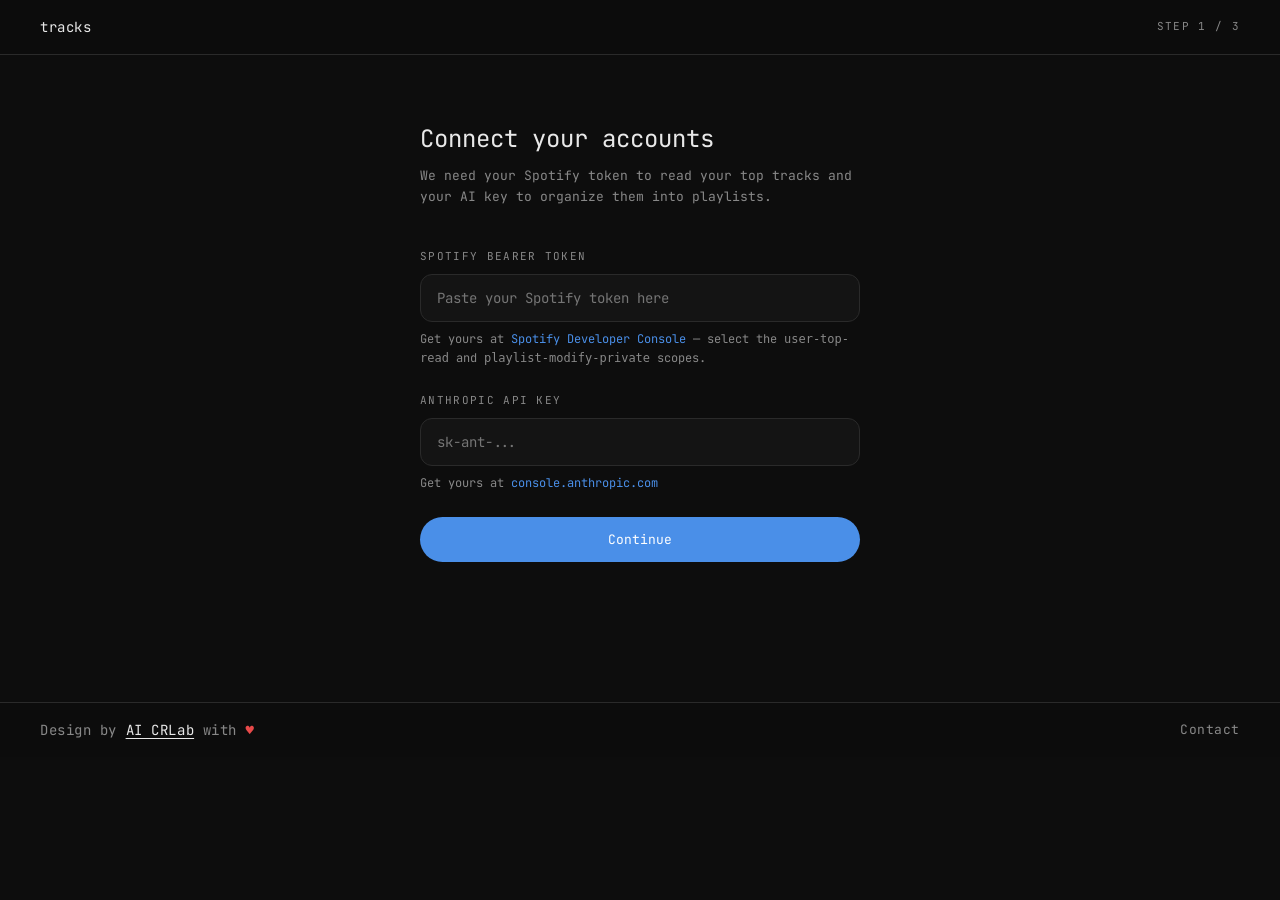
<file: index.html>
<!DOCTYPE html>
<html lang="pt-BR">
<head>
  <meta charset="UTF-8">
  <meta name="viewport" content="width=device-width, initial-scale=1.0">
  <title>tracks</title>
  <link rel="stylesheet" href="css/style.css">
</head>
<body>
  <nav>
    <a href="index.html" class="logo">tracks</a>
    <span class="step-indicator">Step 1 / 3</span>
  </nav>

  <div class="container container--narrow">
    <h1>Connect your accounts</h1>
    <p class="subtitle">We need your Spotify token to read your top tracks and your AI key to organize them into playlists.</p>

    <form id="auth-form">
      <div class="form-group">
        <label for="spotify-token">Spotify Bearer Token</label>
        <input type="password" id="spotify-token" placeholder="Paste your Spotify token here" required>
        <p class="helper-text">
          Get yours at
          <a href="https://developer.spotify.com/console/get-current-user-top-artists-and-tracks/" target="_blank" rel="noopener">
            Spotify Developer Console
          </a>
          — select the <code>user-top-read</code> and <code>playlist-modify-private</code> scopes.
        </p>
      </div>

      <div class="form-group">
        <label for="llm-key">Anthropic API Key</label>
        <input type="password" id="llm-key" placeholder="sk-ant-..." required>
        <p class="helper-text">
          Get yours at
          <a href="https://console.anthropic.com/settings/keys" target="_blank" rel="noopener">
            console.anthropic.com
          </a>
        </p>
      </div>

      <button type="submit" class="btn btn-primary">Continue</button>
    </form>
  </div>

  <footer>
    <span class="footer-brand"><span class="footer-prefix">Design by</span> <a href="https://www.aicrlab.com/" target="_blank" rel="noopener" class="footer-link">AI CRLab</a> <span class="footer-prefix">with</span> <span class="footer-heart">♥</span></span>
    <div class="footer-links">
      <a href="https://www.aicrlab.com/contact" target="_blank" rel="noopener">Contact</a>
    </div>
  </footer>

  <script>
    const form = document.getElementById('auth-form');

    // Restore values if user navigates back
    const savedToken = sessionStorage.getItem('spotify_token');
    const savedKey = sessionStorage.getItem('llm_api_key');
    if (savedToken) document.getElementById('spotify-token').value = savedToken;
    if (savedKey) document.getElementById('llm-key').value = savedKey;

    form.addEventListener('submit', (e) => {
      e.preventDefault();
      const token = document.getElementById('spotify-token').value.trim();
      const key = document.getElementById('llm-key').value.trim();

      if (!token || !key) return;

      sessionStorage.setItem('spotify_token', token);
      sessionStorage.setItem('llm_api_key', key);
      window.location.href = 'setup.html';
    });
  </script>
</body>
</html>
</file>
<file: css/style.css>
@import url('https://fonts.googleapis.com/css2?family=JetBrains+Mono:wght@400;500&display=swap');

* {
  margin: 0;
  padding: 0;
  box-sizing: border-box;
}

:root {
  --bg: #0d0d0d;
  --surface: #141414;
  --border: #2a2a2a;
  --text: #e8e8e8;
  --muted: #888;
  --accent: #4a8fe8;
  --radius: 12px;
  --font: 'JetBrains Mono', monospace;
}

html {
  font-size: 14px;
  line-height: 1.6;
}

body {
  font-family: var(--font);
  background: var(--bg);
  color: var(--text);
  min-height: 100vh;
}

/* ── Nav ── */

nav {
  position: fixed;
  top: 0;
  left: 0;
  right: 0;
  z-index: 100;
  display: flex;
  align-items: center;
  justify-content: space-between;
  padding: 16px 40px;
  background: rgba(13, 13, 13, 0.8);
  backdrop-filter: blur(12px);
  -webkit-backdrop-filter: blur(12px);
  border-bottom: 1px solid var(--border);
}

nav .logo {
  font-size: 14px;
  color: var(--text);
  text-decoration: none;
  letter-spacing: 0.04em;
}

nav .step-indicator {
  font-size: 11px;
  text-transform: uppercase;
  letter-spacing: 0.12em;
  color: var(--muted);
}

/* ── Layout ── */

.container {
  max-width: 1200px;
  margin: 0 auto;
  padding: 120px 60px 60px;
}

.container--narrow {
  max-width: 560px;
}

.container--medium {
  max-width: 800px;
}

/* ── Typography ── */

h1 {
  font-size: 24px;
  font-weight: 400;
  margin-bottom: 8px;
}

h2 {
  font-size: 18px;
  font-weight: 400;
  margin-bottom: 8px;
}

p.subtitle {
  color: var(--muted);
  font-size: 13px;
  margin-bottom: 40px;
}

label {
  display: block;
  font-size: 11px;
  text-transform: uppercase;
  letter-spacing: 0.12em;
  color: var(--muted);
  margin-bottom: 8px;
}

/* ── Form elements ── */

input[type="text"],
input[type="password"],
textarea,
select {
  width: 100%;
  background: var(--surface);
  border: 1px solid var(--border);
  border-radius: var(--radius);
  color: var(--text);
  font-family: var(--font);
  font-size: 14px;
  padding: 14px 16px;
  outline: none;
  transition: border-color 0.2s;
}

input[type="text"]:focus,
input[type="password"]:focus,
textarea:focus,
select:focus {
  border-color: var(--accent);
}

textarea {
  resize: vertical;
  min-height: 80px;
}

select {
  cursor: pointer;
  appearance: none;
  background-image: url("data:image/svg+xml,%3Csvg xmlns='http://www.w3.org/2000/svg' width='12' height='12' viewBox='0 0 24 24' fill='none' stroke='%23888' stroke-width='2'%3E%3Cpolyline points='6 9 12 15 18 9'%3E%3C/polyline%3E%3C/svg%3E");
  background-repeat: no-repeat;
  background-position: right 16px center;
  padding-right: 40px;
}

.form-group {
  margin-bottom: 24px;
}

.form-row {
  display: grid;
  grid-template-columns: 1fr 1fr;
  gap: 16px;
}

/* ── Buttons ── */

.btn {
  display: inline-flex;
  align-items: center;
  justify-content: center;
  gap: 8px;
  font-family: var(--font);
  font-size: 13px;
  cursor: pointer;
  transition: opacity 0.2s;
  border: none;
  outline: none;
}

.btn:hover {
  opacity: 0.85;
}

.btn:disabled {
  opacity: 0.4;
  cursor: not-allowed;
}

.btn-primary {
  background: var(--accent);
  color: #fff;
  border-radius: 100px;
  padding: 14px 32px;
  width: 100%;
}

.btn-secondary {
  background: transparent;
  color: var(--muted);
  border: 1px dashed var(--border);
  border-radius: var(--radius);
  padding: 14px 24px;
  width: 100%;
}

.btn-secondary:hover {
  color: var(--text);
  border-color: var(--muted);
  opacity: 1;
}

.btn-icon {
  background: transparent;
  color: var(--muted);
  border: none;
  padding: 8px;
  border-radius: 8px;
}

.btn-icon:hover {
  color: var(--text);
  opacity: 1;
}

.btn-spotify {
  background: #1db954;
  color: #fff;
  border-radius: 100px;
  padding: 14px 32px;
}

/* ── Cards ── */

.card {
  background: var(--surface);
  border: 1px solid var(--border);
  border-radius: var(--radius);
  padding: 24px;
}

.playlist-card {
  position: relative;
  margin-bottom: 16px;
}

.playlist-card .card-header {
  display: flex;
  align-items: center;
  justify-content: space-between;
  margin-bottom: 20px;
}

.playlist-card .card-number {
  font-size: 11px;
  text-transform: uppercase;
  letter-spacing: 0.12em;
  color: var(--muted);
}

/* ── Loading ── */

.loading-container {
  text-align: center;
  padding: 80px 0;
}

.spinner {
  width: 32px;
  height: 32px;
  border: 2px solid var(--border);
  border-top-color: var(--accent);
  border-radius: 50%;
  animation: spin 0.8s linear infinite;
  margin: 0 auto 24px;
}

@keyframes spin {
  to { transform: rotate(360deg); }
}

.loading-steps {
  list-style: none;
  display: inline-flex;
  flex-direction: column;
  gap: 12px;
  text-align: left;
}

.loading-steps li {
  font-size: 13px;
  color: var(--muted);
  display: flex;
  align-items: center;
  gap: 10px;
}

.loading-steps li.active {
  color: var(--text);
}

.loading-steps li.done {
  color: var(--accent);
}

.loading-steps li .step-icon {
  width: 16px;
  text-align: center;
  flex-shrink: 0;
}

/* ── Results ── */

.results-header {
  text-align: center;
  margin-bottom: 48px;
}

.results-header--row {
  text-align: left;
  display: flex;
  align-items: flex-start;
  justify-content: space-between;
  gap: 16px;
}

.results-header--row .subtitle {
  margin-bottom: 0;
}

.btn-compact {
  white-space: nowrap;
  width: auto;
  padding: 10px 20px;
  flex-shrink: 0;
}

.results-grid {
  display: grid;
  gap: 24px;
}

.result-playlist {
  border: 1px solid var(--border);
  border-radius: var(--radius);
  overflow: hidden;
}

.result-playlist-header {
  background: var(--surface);
  padding: 20px 24px;
  border-bottom: 1px solid var(--border);
  display: flex;
  align-items: center;
  justify-content: space-between;
}

.result-playlist-header h2 {
  margin: 0;
  font-size: 16px;
}

.result-playlist-header .track-count {
  font-size: 11px;
  text-transform: uppercase;
  letter-spacing: 0.12em;
  color: var(--muted);
}

.track-list {
  list-style: none;
}

.track-item {
  display: flex;
  align-items: center;
  gap: 16px;
  padding: 12px 24px;
  border-bottom: 1px solid var(--border);
  font-size: 13px;
}

.track-item:last-child {
  border-bottom: none;
}

.track-item .track-number {
  color: var(--muted);
  font-size: 12px;
  width: 20px;
  text-align: right;
  flex-shrink: 0;
}

.track-item .track-name {
  color: var(--text);
}

.track-item .track-artist {
  color: var(--muted);
  margin-left: auto;
  text-align: right;
}

/* ── Actions bar ── */

.actions-bar {
  display: flex;
  gap: 12px;
  margin-top: 40px;
  justify-content: center;
}

.actions-bar .btn-primary {
  width: auto;
}

/* ── Status messages ── */

.status-message {
  text-align: center;
  padding: 16px;
  border-radius: var(--radius);
  font-size: 13px;
  margin-top: 24px;
}

.status-message.success {
  background: rgba(29, 185, 84, 0.1);
  border: 1px solid rgba(29, 185, 84, 0.3);
  color: #1db954;
}

.status-message.error {
  background: rgba(232, 74, 74, 0.1);
  border: 1px solid rgba(232, 74, 74, 0.3);
  color: #e84a4a;
}

/* ── Helper text ── */

.helper-text {
  font-size: 12px;
  color: var(--muted);
  margin-top: 8px;
}

.helper-text a {
  color: var(--accent);
  text-decoration: none;
}

.helper-text a:hover {
  opacity: 0.85;
}

/* ── Unassigned tracks ── */

.unassigned-section {
  margin-top: 40px;
}

.unassigned-header {
  margin-bottom: 16px;
}

.unassigned-header h2 {
  font-size: 14px;
  color: var(--muted);
  margin-bottom: 4px;
}

.unassigned-header p {
  font-size: 12px;
  color: var(--muted);
  opacity: 0.7;
}

.unassigned-count {
  opacity: 0.6;
}

/* ── Spotify Embeds ── */

.embeds-grid {
  display: grid;
  gap: 24px;
}

.embed-card {
  border-radius: var(--radius);
  overflow: hidden;
}

.embed-card iframe {
  display: block;
  border-radius: var(--radius);
}

/* ── Footer ── */

footer {
  display: flex;
  align-items: center;
  justify-content: space-between;
  padding: 16px 40px;
  background: rgba(13, 13, 13, 0.8);
  backdrop-filter: blur(12px);
  -webkit-backdrop-filter: blur(12px);
  border-top: 1px solid var(--border);
  margin-top: 80px;
}

footer .footer-brand {
  font-size: 14px;
  color: var(--text);
  letter-spacing: 0.04em;
}

footer .footer-prefix {
  color: var(--muted);
}

footer .footer-link {
  color: var(--text);
  text-decoration: underline;
  text-underline-offset: 3px;
  transition: opacity 0.2s;
}

footer .footer-link:hover {
  opacity: 0.75;
}

footer .footer-heart {
  color: #e84a4a;
}

footer .footer-links {
  display: flex;
  gap: 24px;
}

footer .footer-links a {
  font-size: 13px;
  color: var(--muted);
  text-decoration: none;
  letter-spacing: 0.04em;
  transition: color 0.2s;
}

footer .footer-links a:hover {
  color: var(--text);
}

/* ── Responsive ── */

@media (max-width: 600px) {
  .container {
    padding: 100px 20px 40px;
  }

  nav {
    padding: 16px 20px;
  }

  .form-row {
    grid-template-columns: 1fr;
  }

  .track-item .track-artist {
    display: none;
  }

  .actions-bar {
    flex-direction: column;
  }

  .actions-bar .btn-primary {
    width: 100%;
  }

  footer {
    padding: 16px 20px;
  }
}
</file>
